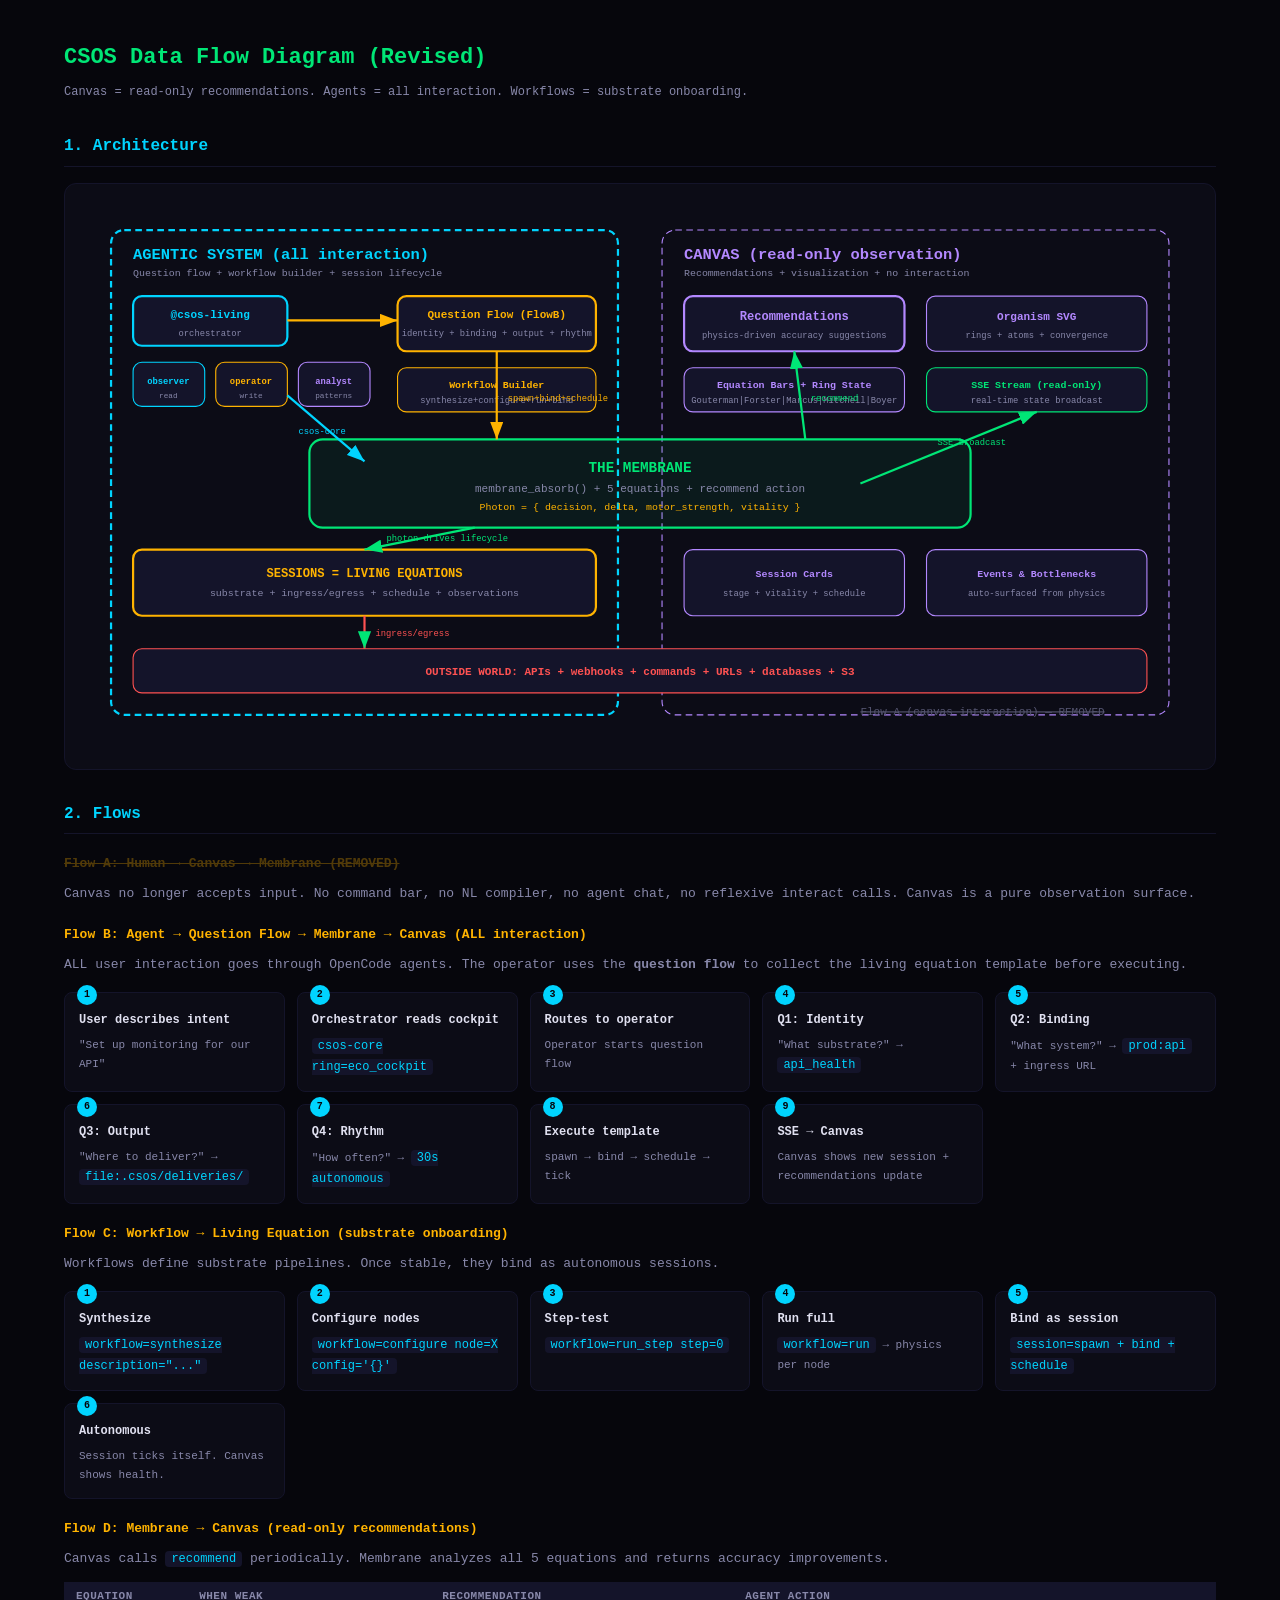
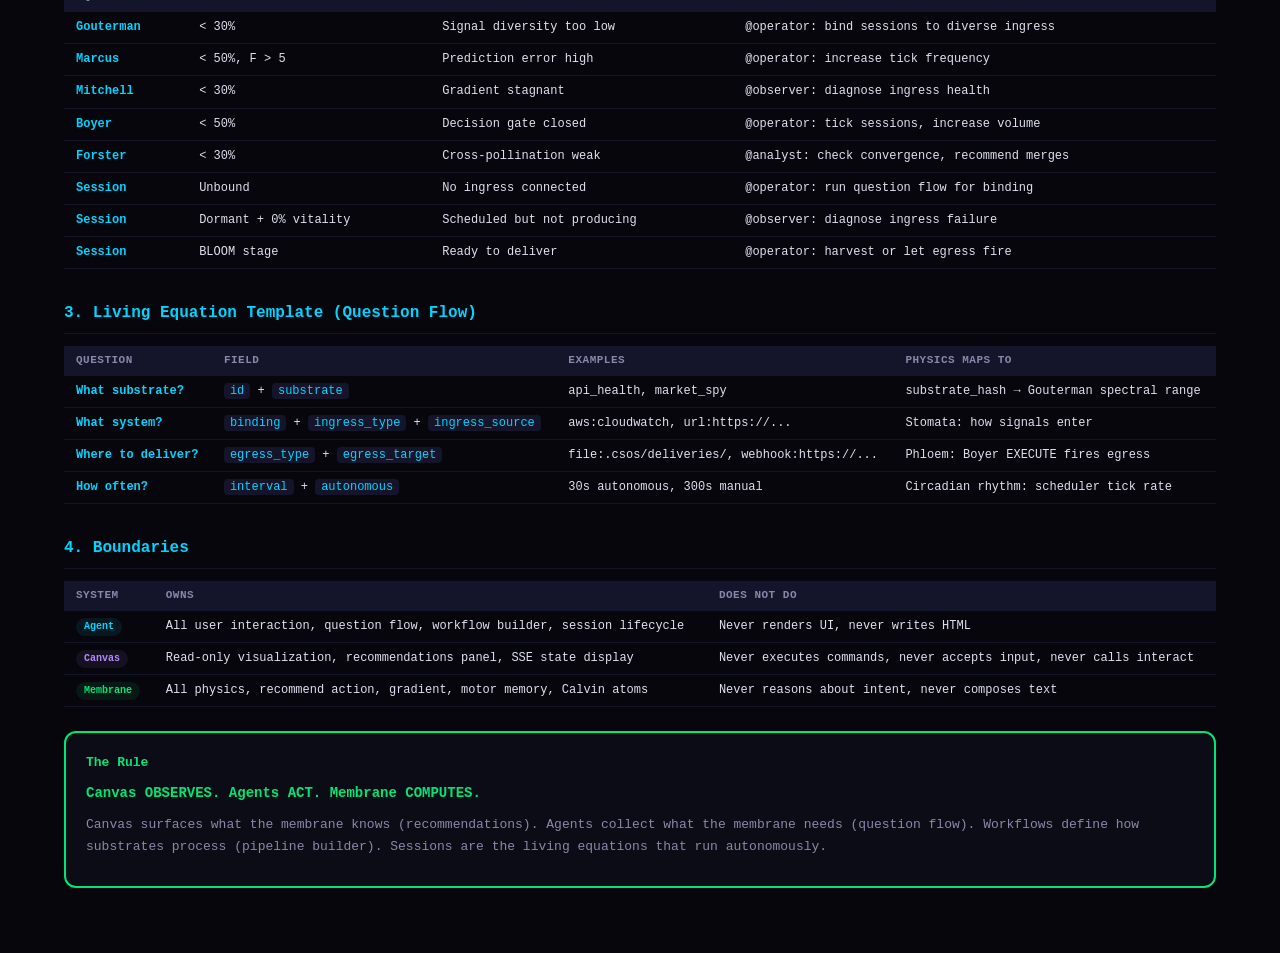
<file: .csos/deliveries/data_flow_diagram.html>
<!DOCTYPE html>
<html lang="en">
<head>
<meta charset="utf-8">
<meta name="viewport" content="width=device-width,initial-scale=1">
<title>CSOS Data Flow — System Boundaries & Unification</title>
<style>
*{margin:0;padding:0;box-sizing:border-box}
:root{--bg:#06060c;--bg2:#0c0c16;--bg3:#14142a;--bg4:#1e1e3a;--fg:#e0e0f0;--fg2:#8888aa;--fg3:#555570;--cyan:#00d4ff;--amber:#ffb300;--green:#00e676;--red:#ff5252;--blue:#448aff;--purple:#b388ff;--pink:#ff80ab}
html,body{min-height:100vh;background:var(--bg);color:var(--fg);font:13px/1.6 'SF Mono',Menlo,Consolas,monospace}
.page{max-width:1200px;margin:0 auto;padding:40px 24px}
h1{font-size:22px;font-weight:700;margin-bottom:8px;color:var(--green)}
h2{font-size:16px;font-weight:700;margin:32px 0 12px;color:var(--cyan);border-bottom:1px solid var(--bg3);padding-bottom:6px}
h3{font-size:13px;font-weight:700;margin:20px 0 8px;color:var(--amber)}
.subtitle{color:var(--fg2);margin-bottom:24px;font-size:12px}
p{margin:8px 0;color:var(--fg2);line-height:1.7}
code{background:var(--bg3);padding:1px 6px;border-radius:4px;font-size:12px;color:var(--cyan)}
.diagram{background:var(--bg2);border:1px solid var(--bg3);border-radius:12px;padding:24px;margin:16px 0;overflow-x:auto}
table{width:100%;border-collapse:collapse;margin:12px 0}
th{background:var(--bg3);text-align:left;padding:6px 12px;font-size:11px;color:var(--fg2);text-transform:uppercase;letter-spacing:0.5px}
td{padding:6px 12px;border-bottom:1px solid var(--bg3);font-size:12px}
td:first-child{font-weight:600;color:var(--cyan)}
.tag{display:inline-block;padding:1px 8px;border-radius:10px;font-size:10px;font-weight:600}
.tag-agent{background:#00d4ff15;color:var(--cyan)}
.tag-canvas{background:#b388ff15;color:var(--purple)}
.tag-membrane{background:#00e67615;color:var(--green)}
.steps{display:grid;grid-template-columns:repeat(auto-fit,minmax(200px,1fr));gap:12px;margin:16px 0}
.step{background:var(--bg2);border:1px solid var(--bg3);border-radius:8px;padding:14px;position:relative}
.step-num{position:absolute;top:-8px;left:12px;background:var(--cyan);color:var(--bg);font-size:10px;font-weight:700;width:20px;height:20px;border-radius:50%;display:flex;align-items:center;justify-content:center}
.step h4{font-size:12px;font-weight:700;margin:4px 0 6px;color:var(--fg)}
.step p{font-size:11px;margin:0;color:var(--fg2)}
.removed{opacity:0.3;text-decoration:line-through}
</style>
</head>
<body>
<div class="page">

<h1>CSOS Data Flow Diagram (Revised)</h1>
<div class="subtitle">Canvas = read-only recommendations. Agents = all interaction. Workflows = substrate onboarding.</div>

<h2>1. Architecture</h2>

<div class="diagram">
<svg viewBox="0 0 1000 480" xmlns="http://www.w3.org/2000/svg">
  <defs>
    <marker id="arr" markerWidth="8" markerHeight="6" refX="8" refY="3" orient="auto"><polygon points="0 0,8 3,0 6" fill="#00e676"/></marker>
    <marker id="arrc" markerWidth="8" markerHeight="6" refX="8" refY="3" orient="auto"><polygon points="0 0,8 3,0 6" fill="#00d4ff"/></marker>
    <marker id="arrp" markerWidth="8" markerHeight="6" refX="8" refY="3" orient="auto"><polygon points="0 0,8 3,0 6" fill="#b388ff"/></marker>
    <marker id="arra" markerWidth="8" markerHeight="6" refX="8" refY="3" orient="auto"><polygon points="0 0,8 3,0 6" fill="#ffb300"/></marker>
  </defs>

  <!-- BOUNDARY: Agentic System (ALL interaction) -->
  <rect x="20" y="20" width="460" height="440" rx="12" fill="none" stroke="#00d4ff" stroke-width="2" stroke-dasharray="6 4"/>
  <text x="40" y="46" font-size="14" font-weight="700" fill="#00d4ff" font-family="monospace">AGENTIC SYSTEM (all interaction)</text>
  <text x="40" y="62" font-size="9" fill="#8888aa" font-family="monospace">Question flow + workflow builder + session lifecycle</text>

  <!-- BOUNDARY: Canvas System (read-only) -->
  <rect x="520" y="20" width="460" height="440" rx="12" fill="none" stroke="#b388ff" stroke-width="1" stroke-dasharray="6 4"/>
  <text x="540" y="46" font-size="14" font-weight="700" fill="#b388ff" font-family="monospace">CANVAS (read-only observation)</text>
  <text x="540" y="62" font-size="9" fill="#8888aa" font-family="monospace">Recommendations + visualization + no interaction</text>

  <!-- MEMBRANE -->
  <rect x="200" y="210" width="600" height="80" rx="12" fill="#00e67610" stroke="#00e676" stroke-width="2"/>
  <text x="500" y="240" text-anchor="middle" font-size="13" font-weight="700" fill="#00e676" font-family="monospace">THE MEMBRANE</text>
  <text x="500" y="258" text-anchor="middle" font-size="10" fill="#8888aa" font-family="monospace">membrane_absorb() + 5 equations + recommend action</text>
  <text x="500" y="274" text-anchor="middle" font-size="9" fill="#ffb300" font-family="monospace">Photon = { decision, delta, motor_strength, vitality }</text>

  <!-- Agents -->
  <rect x="40" y="80" width="140" height="45" rx="8" fill="var(--bg3)" stroke="#00d4ff" stroke-width="2"/>
  <text x="110" y="100" text-anchor="middle" font-size="10" font-weight="600" fill="#00d4ff" font-family="monospace">@csos-living</text>
  <text x="110" y="116" text-anchor="middle" font-size="8" fill="#8888aa" font-family="monospace">orchestrator</text>

  <rect x="40" y="140" width="65" height="40" rx="8" fill="var(--bg3)" stroke="#00d4ff" stroke-width="1"/>
  <text x="72" y="160" text-anchor="middle" font-size="8" font-weight="600" fill="#00d4ff" font-family="monospace">observer</text>
  <text x="72" y="172" text-anchor="middle" font-size="7" fill="#8888aa" font-family="monospace">read</text>

  <rect x="115" y="140" width="65" height="40" rx="8" fill="var(--bg3)" stroke="#ffb300" stroke-width="1"/>
  <text x="147" y="160" text-anchor="middle" font-size="8" font-weight="600" fill="#ffb300" font-family="monospace">operator</text>
  <text x="147" y="172" text-anchor="middle" font-size="7" fill="#8888aa" font-family="monospace">write</text>

  <rect x="190" y="140" width="65" height="40" rx="8" fill="var(--bg3)" stroke="#b388ff" stroke-width="1"/>
  <text x="222" y="160" text-anchor="middle" font-size="8" font-weight="600" fill="#b388ff" font-family="monospace">analyst</text>
  <text x="222" y="172" text-anchor="middle" font-size="7" fill="#8888aa" font-family="monospace">patterns</text>

  <!-- Question Flow -->
  <rect x="280" y="80" width="180" height="50" rx="8" fill="var(--bg3)" stroke="#ffb300" stroke-width="2"/>
  <text x="370" y="100" text-anchor="middle" font-size="10" font-weight="700" fill="#ffb300" font-family="monospace">Question Flow (FlowB)</text>
  <text x="370" y="116" text-anchor="middle" font-size="8" fill="#8888aa" font-family="monospace">identity + binding + output + rhythm</text>

  <!-- Workflow Builder -->
  <rect x="280" y="145" width="180" height="40" rx="8" fill="var(--bg3)" stroke="#ffb300" stroke-width="1"/>
  <text x="370" y="163" text-anchor="middle" font-size="9" font-weight="600" fill="#ffb300" font-family="monospace">Workflow Builder</text>
  <text x="370" y="177" text-anchor="middle" font-size="8" fill="#8888aa" font-family="monospace">synthesize+configure+run+bind</text>

  <!-- Sessions -->
  <rect x="40" y="310" width="420" height="60" rx="8" fill="var(--bg3)" stroke="#ffb300" stroke-width="2"/>
  <text x="250" y="335" text-anchor="middle" font-size="11" font-weight="700" fill="#ffb300" font-family="monospace">SESSIONS = LIVING EQUATIONS</text>
  <text x="250" y="352" text-anchor="middle" font-size="9" fill="#8888aa" font-family="monospace">substrate + ingress/egress + schedule + observations</text>

  <!-- Canvas boxes -->
  <rect x="540" y="80" width="200" height="50" rx="8" fill="var(--bg3)" stroke="#b388ff" stroke-width="2"/>
  <text x="640" y="102" text-anchor="middle" font-size="11" font-weight="700" fill="#b388ff" font-family="monospace">Recommendations</text>
  <text x="640" y="118" text-anchor="middle" font-size="8" fill="#8888aa" font-family="monospace">physics-driven accuracy suggestions</text>

  <rect x="760" y="80" width="200" height="50" rx="8" fill="var(--bg3)" stroke="#b388ff" stroke-width="1"/>
  <text x="860" y="102" text-anchor="middle" font-size="10" font-weight="600" fill="#b388ff" font-family="monospace">Organism SVG</text>
  <text x="860" y="118" text-anchor="middle" font-size="8" fill="#8888aa" font-family="monospace">rings + atoms + convergence</text>

  <rect x="540" y="145" width="200" height="40" rx="8" fill="var(--bg3)" stroke="#b388ff" stroke-width="1"/>
  <text x="640" y="163" text-anchor="middle" font-size="9" font-weight="600" fill="#b388ff" font-family="monospace">Equation Bars + Ring State</text>
  <text x="640" y="177" text-anchor="middle" font-size="8" fill="#8888aa" font-family="monospace">Gouterman|Forster|Marcus|Mitchell|Boyer</text>

  <rect x="760" y="145" width="200" height="40" rx="8" fill="var(--bg3)" stroke="#00e676" stroke-width="1"/>
  <text x="860" y="163" text-anchor="middle" font-size="9" font-weight="600" fill="#00e676" font-family="monospace">SSE Stream (read-only)</text>
  <text x="860" y="177" text-anchor="middle" font-size="8" fill="#8888aa" font-family="monospace">real-time state broadcast</text>

  <!-- Canvas read-only panels -->
  <rect x="540" y="310" width="200" height="60" rx="8" fill="var(--bg3)" stroke="#b388ff" stroke-width="1"/>
  <text x="640" y="335" text-anchor="middle" font-size="9" font-weight="600" fill="#b388ff" font-family="monospace">Session Cards</text>
  <text x="640" y="352" text-anchor="middle" font-size="8" fill="#8888aa" font-family="monospace">stage + vitality + schedule</text>

  <rect x="760" y="310" width="200" height="60" rx="8" fill="var(--bg3)" stroke="#b388ff" stroke-width="1"/>
  <text x="860" y="335" text-anchor="middle" font-size="9" font-weight="600" fill="#b388ff" font-family="monospace">Events & Bottlenecks</text>
  <text x="860" y="352" text-anchor="middle" font-size="8" fill="#8888aa" font-family="monospace">auto-surfaced from physics</text>

  <!-- Outside world -->
  <rect x="40" y="400" width="920" height="40" rx="8" fill="var(--bg3)" stroke="#ff5252" stroke-width="1"/>
  <text x="500" y="424" text-anchor="middle" font-size="10" font-weight="600" fill="#ff5252" font-family="monospace">OUTSIDE WORLD: APIs + webhooks + commands + URLs + databases + S3</text>

  <!-- ARROWS -->
  <!-- Agent → Question Flow -->
  <path d="M180,102 L280,102" fill="none" stroke="#ffb300" stroke-width="2" marker-end="url(#arra)"/>

  <!-- Agent → Membrane -->
  <path d="M180,170 L250,230" fill="none" stroke="#00d4ff" stroke-width="2" marker-end="url(#arrc)"/>
  <text x="190" y="205" font-size="8" fill="#00d4ff" font-family="monospace">csos-core</text>

  <!-- Question Flow → Membrane (template execution) -->
  <path d="M370,130 L370,210" fill="none" stroke="#ffb300" stroke-width="2" marker-end="url(#arra)"/>
  <text x="380" y="175" font-size="8" fill="#ffb300" font-family="monospace">spawn+bind+schedule</text>

  <!-- Membrane → Sessions -->
  <path d="M350,290 L250,310" fill="none" stroke="#00e676" stroke-width="2" marker-end="url(#arr)"/>
  <text x="270" y="302" font-size="8" fill="#00e676" font-family="monospace">photon drives lifecycle</text>

  <!-- Membrane → SSE → Canvas -->
  <path d="M700,250 L860,185" fill="none" stroke="#00e676" stroke-width="2" marker-end="url(#arr)"/>
  <text x="770" y="215" font-size="8" fill="#00e676" font-family="monospace">SSE broadcast</text>

  <!-- Membrane → Recommendations -->
  <path d="M650,210 L640,130" fill="none" stroke="#00e676" stroke-width="2" marker-end="url(#arr)"/>
  <text x="655" y="175" font-size="8" fill="#00e676" font-family="monospace">recommend</text>

  <!-- Sessions → Outside World -->
  <path d="M250,370 L250,400" fill="none" stroke="#ff5252" stroke-width="2" marker-end="url(#arr)"/>
  <text x="260" y="388" font-size="8" fill="#ff5252" font-family="monospace">ingress/egress</text>

  <!-- Crossed out: Flow A -->
  <text x="700" y="460" font-size="10" fill="#555570" font-family="monospace" text-decoration="line-through">Flow A (canvas interaction) — REMOVED</text>
</svg>
</div>

<h2>2. Flows</h2>

<h3 class="removed">Flow A: Human → Canvas → Membrane (REMOVED)</h3>
<p>Canvas no longer accepts input. No command bar, no NL compiler, no agent chat, no reflexive interact calls. Canvas is a pure observation surface.</p>

<h3>Flow B: Agent → Question Flow → Membrane → Canvas (ALL interaction)</h3>
<p>ALL user interaction goes through OpenCode agents. The operator uses the <strong>question flow</strong> to collect the living equation template before executing.</p>

<div class="steps">
  <div class="step"><div class="step-num">1</div><h4>User describes intent</h4><p>"Set up monitoring for our API"</p></div>
  <div class="step"><div class="step-num">2</div><h4>Orchestrator reads cockpit</h4><p><code>csos-core ring=eco_cockpit</code></p></div>
  <div class="step"><div class="step-num">3</div><h4>Routes to operator</h4><p>Operator starts question flow</p></div>
  <div class="step"><div class="step-num">4</div><h4>Q1: Identity</h4><p>"What substrate?" → <code>api_health</code></p></div>
  <div class="step"><div class="step-num">5</div><h4>Q2: Binding</h4><p>"What system?" → <code>prod:api</code> + ingress URL</p></div>
  <div class="step"><div class="step-num">6</div><h4>Q3: Output</h4><p>"Where to deliver?" → <code>file:.csos/deliveries/</code></p></div>
  <div class="step"><div class="step-num">7</div><h4>Q4: Rhythm</h4><p>"How often?" → <code>30s autonomous</code></p></div>
  <div class="step"><div class="step-num">8</div><h4>Execute template</h4><p>spawn → bind → schedule → tick</p></div>
  <div class="step"><div class="step-num">9</div><h4>SSE → Canvas</h4><p>Canvas shows new session + recommendations update</p></div>
</div>

<h3>Flow C: Workflow → Living Equation (substrate onboarding)</h3>
<p>Workflows define substrate pipelines. Once stable, they bind as autonomous sessions.</p>

<div class="steps">
  <div class="step"><div class="step-num">1</div><h4>Synthesize</h4><p><code>workflow=synthesize description="..."</code></p></div>
  <div class="step"><div class="step-num">2</div><h4>Configure nodes</h4><p><code>workflow=configure node=X config='{}'</code></p></div>
  <div class="step"><div class="step-num">3</div><h4>Step-test</h4><p><code>workflow=run_step step=0</code></p></div>
  <div class="step"><div class="step-num">4</div><h4>Run full</h4><p><code>workflow=run</code> → physics per node</p></div>
  <div class="step"><div class="step-num">5</div><h4>Bind as session</h4><p><code>session=spawn + bind + schedule</code></p></div>
  <div class="step"><div class="step-num">6</div><h4>Autonomous</h4><p>Session ticks itself. Canvas shows health.</p></div>
</div>

<h3>Flow D: Membrane → Canvas (read-only recommendations)</h3>
<p>Canvas calls <code>recommend</code> periodically. Membrane analyzes all 5 equations and returns accuracy improvements.</p>

<table>
<tr><th>Equation</th><th>When weak</th><th>Recommendation</th><th>Agent action</th></tr>
<tr><td>Gouterman</td><td>&lt; 30%</td><td>Signal diversity too low</td><td>@operator: bind sessions to diverse ingress</td></tr>
<tr><td>Marcus</td><td>&lt; 50%, F &gt; 5</td><td>Prediction error high</td><td>@operator: increase tick frequency</td></tr>
<tr><td>Mitchell</td><td>&lt; 30%</td><td>Gradient stagnant</td><td>@observer: diagnose ingress health</td></tr>
<tr><td>Boyer</td><td>&lt; 50%</td><td>Decision gate closed</td><td>@operator: tick sessions, increase volume</td></tr>
<tr><td>Forster</td><td>&lt; 30%</td><td>Cross-pollination weak</td><td>@analyst: check convergence, recommend merges</td></tr>
<tr><td>Session</td><td>Unbound</td><td>No ingress connected</td><td>@operator: run question flow for binding</td></tr>
<tr><td>Session</td><td>Dormant + 0% vitality</td><td>Scheduled but not producing</td><td>@observer: diagnose ingress failure</td></tr>
<tr><td>Session</td><td>BLOOM stage</td><td>Ready to deliver</td><td>@operator: harvest or let egress fire</td></tr>
</table>

<h2>3. Living Equation Template (Question Flow)</h2>

<table>
<tr><th>Question</th><th>Field</th><th>Examples</th><th>Physics maps to</th></tr>
<tr><td>What substrate?</td><td><code>id</code> + <code>substrate</code></td><td>api_health, market_spy</td><td>substrate_hash → Gouterman spectral range</td></tr>
<tr><td>What system?</td><td><code>binding</code> + <code>ingress_type</code> + <code>ingress_source</code></td><td>aws:cloudwatch, url:https://...</td><td>Stomata: how signals enter</td></tr>
<tr><td>Where to deliver?</td><td><code>egress_type</code> + <code>egress_target</code></td><td>file:.csos/deliveries/, webhook:https://...</td><td>Phloem: Boyer EXECUTE fires egress</td></tr>
<tr><td>How often?</td><td><code>interval</code> + <code>autonomous</code></td><td>30s autonomous, 300s manual</td><td>Circadian rhythm: scheduler tick rate</td></tr>
</table>

<h2>4. Boundaries</h2>

<table>
<tr><th>System</th><th>Owns</th><th>Does NOT do</th></tr>
<tr><td><span class="tag tag-agent">Agent</span></td><td>All user interaction, question flow, workflow builder, session lifecycle</td><td>Never renders UI, never writes HTML</td></tr>
<tr><td><span class="tag tag-canvas">Canvas</span></td><td>Read-only visualization, recommendations panel, SSE state display</td><td>Never executes commands, never accepts input, never calls interact</td></tr>
<tr><td><span class="tag tag-membrane">Membrane</span></td><td>All physics, recommend action, gradient, motor memory, Calvin atoms</td><td>Never reasons about intent, never composes text</td></tr>
</table>

<div style="background:var(--bg2);border:2px solid var(--green);border-radius:12px;padding:20px;margin:24px 0">
<h3 style="color:var(--green);margin-top:0">The Rule</h3>
<p style="font-size:14px;color:var(--green);font-weight:600;margin:8px 0">Canvas OBSERVES. Agents ACT. Membrane COMPUTES.</p>
<p>Canvas surfaces what the membrane knows (recommendations). Agents collect what the membrane needs (question flow). Workflows define how substrates process (pipeline builder). Sessions are the living equations that run autonomously.</p>
</div>

</div>
</body>
</html>
</file>
